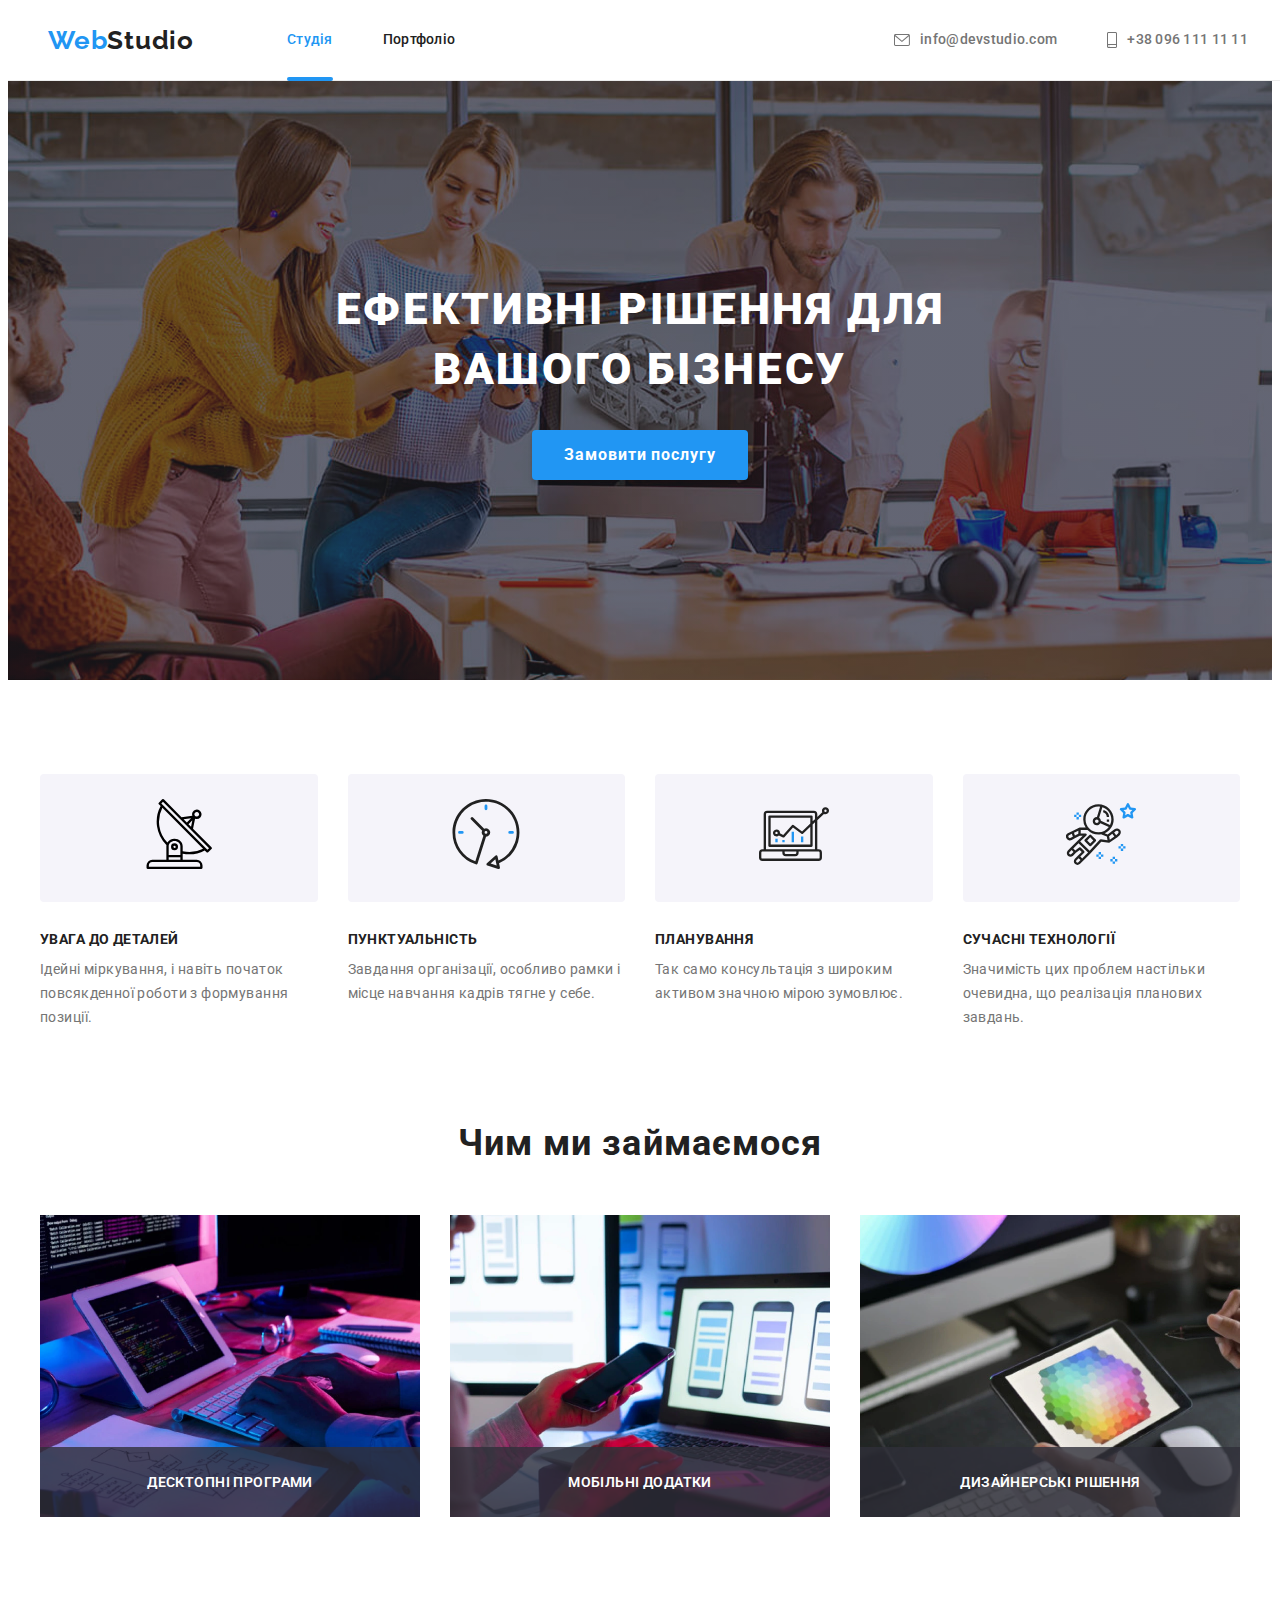
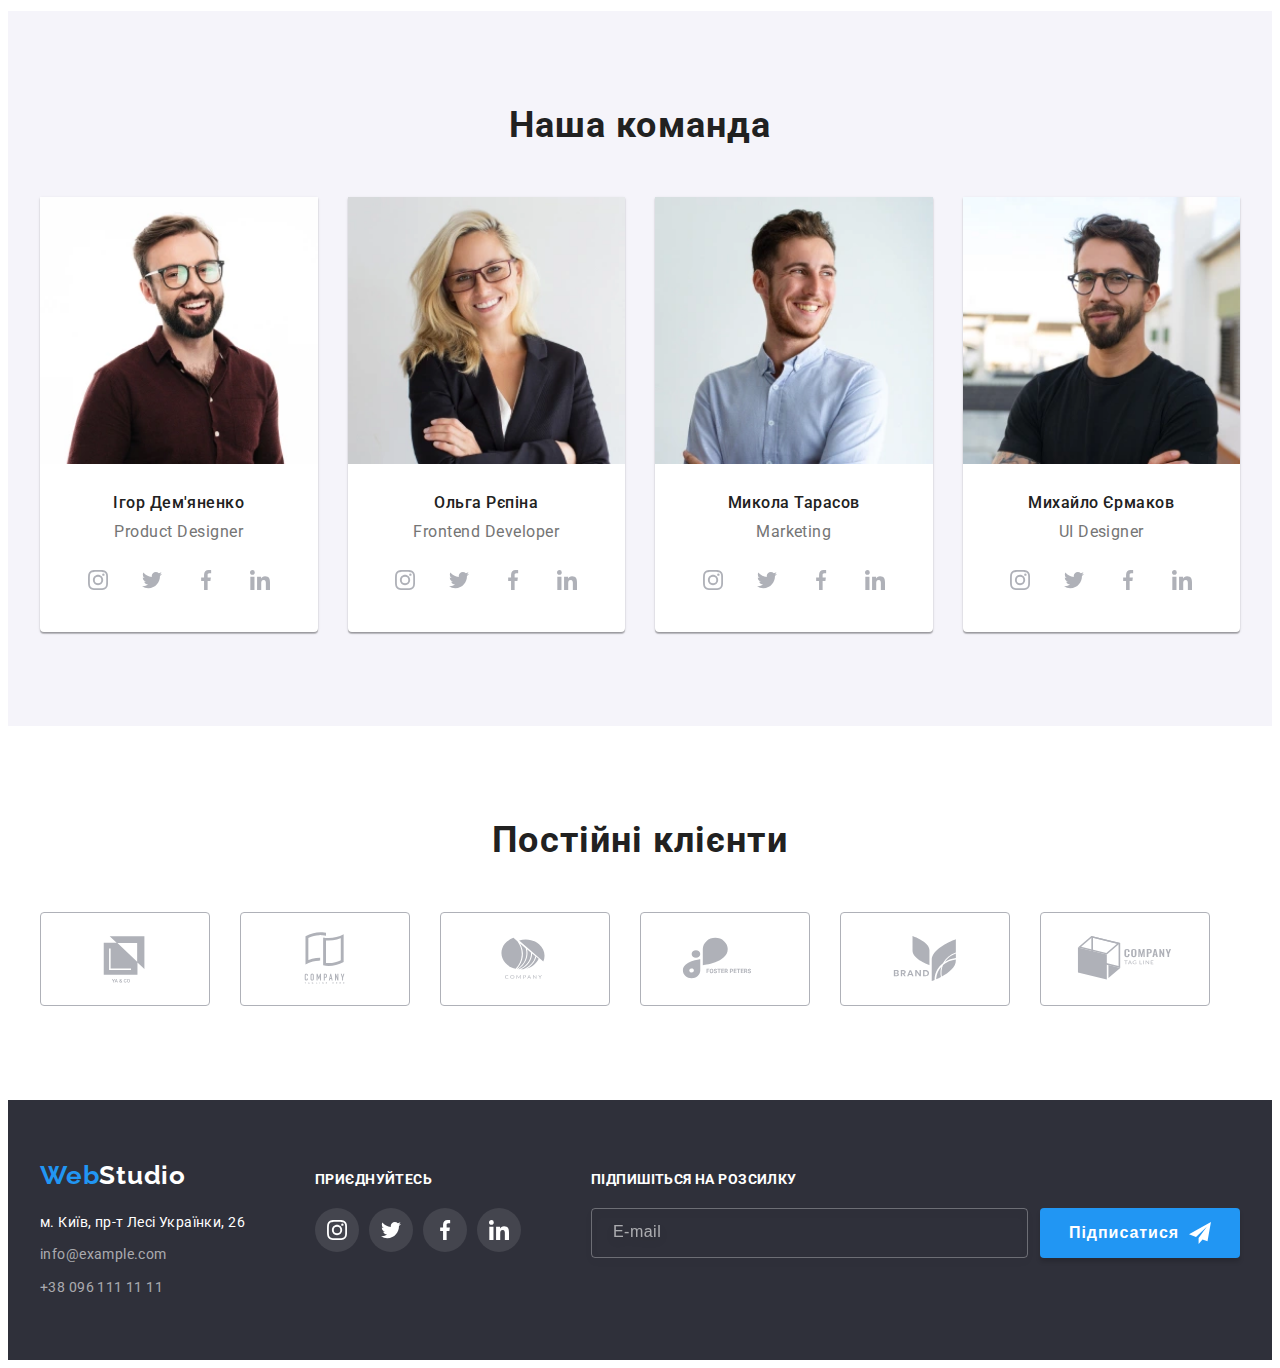
<file: index.html>
<!DOCTYPE html>
<html lang="en">

<head>
  <meta charset="UTF-8" />
  <meta http-equiv="X-UA-Compatible" content="IE=edge" />
  <meta name="viewport" content="width=device-width, initial-scale=1.0" />
  <title>WebStudio</title>
  <link rel="stylesheet" href="https://cdnjs.cloudflare.com/ajax/libs/modern-normalize/1.1.0/modern-normalize.min.css"
    integrity="sha512-wpPYUAdjBVSE4KJnH1VR1HeZfpl1ub8YT/NKx4PuQ5NmX2tKuGu6U/JRp5y+Y8XG2tV+wKQpNHVUX03MfMFn9Q=="
    crossorigin="anonymous" referrerpolicy="no-referrer" />
  <link rel="preconnect" href="https://fonts.googleapis.com" />
  <link rel="preconnect" href="https://fonts.gstatic.com" crossorigin />
  <link href="https://fonts.googleapis.com/css2?family=Raleway:wght@700&family=Roboto:wght@400;500;700;900&display=swap"
    rel="stylesheet" />
  <link rel="stylesheet" href="./css/main.min.css" />
  <link href="favicon.svg" rel="icon" type="images/x-icon" />
</head>

<body>
  <header class="header ">
    <div class="container header__container">
      <a href="./index.html" class="logo header__logo"><span class="logo__txt logo__txt--accent">Web</span><span
          class="logo__txt">Studio</span></a>
      <button type="button" class="burger" aria-expanded="false" aria-controls="menu" data-menu-button>
        <svg class="icon burger__icon burger__icon--open" width="40" height="40">
          <use href="./images/icons.svg#burger-menu"></use>
        </svg>
        <svg class="icon burger__icon burger__icon--close" width="40" height="40">
          <use href="./images/icons.svg#close-menu"></use>
        </svg>
      </button>
      <div class="menu" id="menu" data-menu>
        <nav class="nav">
          <ul class="nav__list ">
            <li class="nav__item">
              <a href="./index.html" class="nav__link  nav__link--current">Студія</a>
            </li>
            <li class="nav__item">
              <a href="./portfolio.html" class="nav__link  ">Портфоліо</a>
            </li>
          </ul>
        </nav>
        <ul class="contacts">
          <li class="contacts__item">
            <a href="mailto:info@devstudio.com" class="contacts__link">
              <svg class="icon contacts__icon" width="16" height="12">
                <use href="./images/icons.svg#icon-envelope"></use>
              </svg>
              info@devstudio.com
            </a>
          </li>
          <li class="contacts__item">
            <a href="tel:+380961111111" class="contacts__link">
              <svg class="icon contacts__icon" width="10" height="16">
                <use href="./images/icons.svg#icon-smartphone"></use>
              </svg>
              +38 096 111 11 11
            </a>
          </li>
        </ul>
        <ul class="social-links menu__social-links">
          <li class="social-links__item social-links__item--mobi-menu">
            <a href="" class="social-links__link social-links__link--mobi-menu" target="_blank"
              rel="noopener noreferrer" title="Соцмережа">
              <span class="social-txt">Instagram</span>
            </a>
          </li>
          <li class="social-links__item social-links__item--mobi-menu">
            <a href="" class="social-links__link social-links__link--mobi-menu" target="_blank"
              rel="noopener noreferrer" title="Соцмережа">
              <span class="social-txt">Twitter</span>
            </a>
          </li>
          <li class="social-links__item social-links__item--mobi-menu">
            <a href="" class="social-links__link social-links__link--mobi-menu" target="_blank"
              rel="noopener noreferrer" title="Соцмережа">
              <span class="social-txt">Facebook</span>
            </a>
          </li>
          <li class="social-links__item social-links__item--mobi-menu">
            <a href="" class="social-links__link social-links__link--mobi-menu" target="_blank"
              rel="noopener noreferrer" title="Соцмережа">
              <span class="social-txt">LinkedIn</span>
            </a>
          </li>
        </ul>
      </div>

    </div>
  </header>
  <main class="main">
    <section class="hero section--mt ">
      <div class="container hero__container">
        <h1 class="hero__title">
          ЕФЕКТИВНІ РІШЕННЯ ДЛЯ ВАШОГО БІЗНЕСУ
        </h1>
        <button type="button" class="button hero__btn" data-open-modal>Замовити послугу</button>
      </div>
    </section>
    <section class="section section--pb">
      <div class="container">
        <h2 class="visually-hidden">Особливості</h2>
        <ul class="features">
          <li class="features__item">
            <div class="features__icon">
              <svg class="icon" width="70" height="70">
                <use href="./images/icons.svg#icon-antenna"></use>
              </svg>
            </div>
            <h3 class="features__title">Увага до деталей</h3>
            <p class="features__text">
              Ідейні міркування, і навіть початок повсякденної роботи з формування позиції.
            </p>
          </li>
          <li class="features__item">
            <div class="features__icon">
              <svg class="icon" width="70" height="70">
                <use href="./images/icons.svg#icon-clock"></use>
              </svg>
            </div>
            <h3 class="features__title">Пунктуальність</h3>
            <p class="features__text">
              Завдання організації, особливо рамки і місце навчання кадрів тягне у себе.
            </p>
          </li>
          <li class="features__item">
            <div class="features__icon">
              <svg class="icon" width="70" height="70">
                <use href="./images/icons.svg#icon-diagram"></use>
              </svg>
            </div>
            <h3 class="features__title">Планування</h3>
            <p class="features__text">
              Так само консультація з широким активом значною мірою зумовлює.
            </p>
          </li>
          <li class="features__item">
            <div class="features__icon">
              <svg class="icon" width="70" height="70">
                <use href="./images/icons.svg#icon-astronaut"></use>
              </svg>
            </div>
            <h3 class="features__title">Сучасні технології</h3>
            <p class="features__text">
              Значимість цих проблем настільки очевидна, що реалізація планових завдань.
            </p>
          </li>
        </ul>
      </div>
    </section>
    <section class="section section--dn">
      <div class="container">
        <h2 class="section__title section__title--mb">Чим ми займаємося</h2>
        <ul class="our-works">
          <li class="our-works__item">
            <picture>
              <source
                srcset="./images/studio/our-works/our-works_1-370.webp 370w, ./images/studio/our-works/our-works_1-740.webp 740w"
                media="(min-width: 1200px)" sizes="(min-width: 1200px) 30vw" type="image/webp">
              <source
                srcset="./images/studio/our-works/our-works_1-370.jpg 370w, ./images/studio/our-works/our-works_1-740.jpg 740w"
                media="(min-width: 1200px)" sizes="(min-width: 1200px) 30vw" type="image/webp">
              <img class="our-works__photo" src="./images/studio/our-works/our-works_1-370.jpg" alt="Игорь Демьяненко">
            </picture>
            <p class="our-works__title">Десктопні програми</p>
          </li>
          <li class="our-works__item">
            <picture>
              <source
                srcset="./images/studio/our-works/our-works_2-370.webp 370w, ./images/studio/our-works/our-works_2-740.webp 740w"
                media="(min-width: 1200px)" sizes="(min-width: 1200px) 30vw" type="image/webp">
              <source
                srcset="./images/studio/our-works/our-works_2-370.jpg 370w, ./images/studio/our-works/our-works_2-740.jpg 740w"
                media="(min-width: 1200px)" sizes="(min-width: 1200px) 30vw" type="image/webp">
              <img class="our-works__photo" src="./images/studio/our-works/our-works_2-370.jpg" alt="Игорь Демьяненко">
            </picture>
            <p class="our-works__title">Мобільні додатки</p>
          </li>
          <li class="our-works__item">
            <picture>
              <source
                srcset="./images/studio/our-works/our-works_3-370.webp 370w, ./images/studio/our-works/our-works_3-740.webp 740w"
                media="(min-width: 1200px)" sizes="(min-width: 1200px) 30vw" type="image/webp">
              <source
                srcset="./images/studio/our-works/our-works_3-370.jpg 370w, ./images/studio/our-works/our-works_3-740.jpg 740w"
                media="(min-width: 1200px)" sizes="(min-width: 1200px) 30vw" type="image/webp">
              <img class="our-works__photo" src="./images/studio/our-works/our-works_3-370.jpg" alt="Игорь Демьяненко">
            </picture>
            <p class="our-works__title">Дизайнерські рішення</p>
          </li>
        </ul>
      </div>
    </section>
    <section class=" section section--bg">
      <div class="container">
        <h2 class="section__title section__title--mb">Наша команда</h2>
        <ul class="our-team ">
          <li class="our-team__item">
            <picture>
              <source srcset="./images/studio/team/team_1-270.webp 270w, ./images/studio/team/team_1-540.webp 540w"
                media="(min-width: 1200px)" sizes="(min-width: 1200px) 20vw" type="image/webp">
              <source srcset="./images/studio/team/team_1-354.webp 354w, ./images/studio/team/team_1-708.webp 708w"
                media="(min-width: 768px)  and (max-width: 1199px)" sizes="(min-width: 768px) 50vw" type="image/webp">
              <source srcset="./images/studio/team/team_1-450.webp 450w, ./images/studio/team/team_1-900.webp 900w"
                media="(max-width: 767px)" sizes="(max-width: 767px) 100vw" type="image/webp">

              <source srcset="./images/studio/team/team_1-270.jpg 270w, ./images/studio/team/team_1-540.jpg 540w"
                media="(min-width: 1200px)" sizes="(min-width: 1200px) 20vw">
              <source srcset="./images/studio/team/team_1-354.jpg 354w, ./images/studio/team/team_1-708.jpg 708w"
                media="(min-width: 768px)  and (max-width: 1199px)" sizes="(min-width: 768px) 50vw">
              <source srcset="./images/studio/team/team_1-450.jpg 450w, ./images/studio/team/team_1-900.jpg 900w"
                media="(max-width: 767px)" sizes="(max-width: 767px) 100vw">
              <img class="our-team__photo" src="./images/studio/team/team_1-270.jpg" alt="Игорь Демьяненко">
            </picture>

            <!-- <img class="our-team__photo" src="./images/studio/team-1.jpg" alt="Игорь Демьяненко" width="270"
              height="260" /> -->
            <div class="our-team__info">
              <h3 class="our-team__name">Ігор Дем'яненко</h3>
              <p class="our-team__career">Product Designer</p>
              <ul class="social-links ">
                <li class="social-links__item">
                  <a href="" class="social-links__link" target="_blank" rel="noopener noreferrer" title="Соцмережа">
                    <svg class="icon social-item__icon" width="20" height="20">
                      <use href="./images/icons.svg#icon-instagram"></use>
                    </svg>
                  </a>
                </li>
                <li class="social-links__item">
                  <a href="" class="social-links__link" target="_blank" rel="noopener noreferrer" title="Соцмережа">
                    <svg class="icon social-item__icon" width="20" height="20">
                      <use href="./images/icons.svg#icon-twitter"></use>
                    </svg>
                  </a>
                </li>
                <li class="social-links__item">
                  <a href="" class="social-links__link" target="_blank" rel="noopener noreferrer" title="Соцмережа">
                    <svg class="icon social-item__icon" width="20" height="20">
                      <use href="./images/icons.svg#icon-facebook"></use>
                    </svg>
                  </a>
                </li>
                <li class="social-links__item">
                  <a href="" class="social-links__link" target="_blank" rel="noopener noreferrer" title="Соцмережа">
                    <svg class="icon social-item__icon" width="20" height="20">
                      <use href="./images/icons.svg#icon-linkedin"></use>
                    </svg>
                  </a>
                </li>
              </ul>
            </div>
          </li>
          <li class="our-team__item">
            <picture>
              <source srcset="./images/studio/team/team_2-270.webp 270w, ./images/studio/team/team_2-540.webp 540w"
                media="(min-width: 1200px)" sizes="(min-width: 1200px) 20vw" type="image/webp">
              <source srcset="./images/studio/team/team_2-354.webp 354w, ./images/studio/team/team_2-708.webp 708w"
                media="(min-width: 768px)  and (max-width: 1199px)" sizes="(min-width: 768px) 50vw" type="image/webp">
              <source srcset="./images/studio/team/team_2-450.webp 450w, ./images/studio/team/team_2-900.webp 900w"
                media="(max-width: 767px)" sizes="(max-width: 767px) 100vw" type="image/webp">

              <source srcset="./images/studio/team/team_2-270.jpg 270w, ./images/studio/team/team_2-540.jpg 540w"
                media="(min-width: 1200px)" sizes="(min-width: 1200px) 20vw">
              <source srcset="./images/studio/team/team_2-354.jpg 354w, ./images/studio/team/team_2-708.jpg 708w"
                media="(min-width: 768px)  and (max-width: 1199px)" sizes="(min-width: 768px) 50vw">
              <source srcset="./images/studio/team/team_2-450.jpg 450w, ./images/studio/team/team_2-900.jpg 900w"
                media="(max-width: 767px)" sizes="(max-width: 767px) 100vw">
              <img class="our-team__photo" src="./images/studio/team/team_2-270.jpg" alt="Игорь Демьяненко">
            </picture>
            <div class="our-team__info">
              <h3 class="our-team__name">Ольга Рєпіна</h3>
              <p class="our-team__career">Frontend Developer</p>
              <ul class="social-links ">
                <li class="social-links__item">
                  <a href="" class="social-links__link" target="_blank" rel="noopener noreferrer" title="Соцмережа">
                    <svg class="icon social-item__icon" width="20" height="20">
                      <use href="./images/icons.svg#icon-instagram"></use>
                    </svg>
                  </a>
                </li>
                <li class="social-links__item">
                  <a href="" class="social-links__link" target="_blank" rel="noopener noreferrer" title="Соцмережа">
                    <svg class="icon social-item__icon" width="20" height="20">
                      <use href="./images/icons.svg#icon-twitter"></use>
                    </svg>
                  </a>
                </li>
                <li class="social-links__item">
                  <a href="" class="social-links__link" target="_blank" rel="noopener noreferrer" title="Соцмережа">
                    <svg class="icon social-item__icon" width="20" height="20">
                      <use href="./images/icons.svg#icon-facebook"></use>
                    </svg>
                  </a>
                </li>
                <li class="social-links__item">
                  <a href="" class="social-links__link" target="_blank" rel="noopener noreferrer" title="Соцмережа">
                    <svg class="icon social-item__icon" width="20" height="20">
                      <use href="./images/icons.svg#icon-linkedin"></use>
                    </svg>
                  </a>
                </li>
              </ul>
            </div>
          </li>
          <li class="our-team__item">
            <picture>
              <source srcset="./images/studio/team/team_3-270.webp 270w, ./images/studio/team/team_3-540.webp 540w"
                media="(min-width: 1200px)" sizes="(min-width: 1200px) 20vw" type="image/webp">
              <source srcset="./images/studio/team/team_3-354.webp 354w, ./images/studio/team/team_3-708.webp 708w"
                media="(min-width: 768px)  and (max-width: 1199px)" sizes="(min-width: 768px) 50vw" type="image/webp">
              <source srcset="./images/studio/team/team_3-450.webp 450w, ./images/studio/team/team_3-900.webp 900w"
                media="(max-width: 767px)" sizes="(max-width: 767px) 100vw" type="image/webp">

              <source srcset="./images/studio/team/team_3-270.jpg 270w, ./images/studio/team/team_3-540.jpg 540w"
                media="(min-width: 1200px)" sizes="(min-width: 1200px) 20vw">
              <source srcset="./images/studio/team/team_3-354.jpg 354w, ./images/studio/team/team_3-708.jpg 708w"
                media="(min-width: 768px)  and (max-width: 1199px)" sizes="(min-width: 768px) 50vw">
              <source srcset="./images/studio/team/team_3-450.jpg 450w, ./images/studio/team/team_3-900.jpg 900w"
                media="(max-width: 767px)" sizes="(max-width: 767px) 100vw">
              <img class="our-team__photo" src="./images/studio/team/team_3-270.jpg" alt="Игорь Демьяненко">
            </picture>
            <div class="our-team__info">
              <h3 class="our-team__name">Микола Тарасов</h3>
              <p class="our-team__career">Marketing</p>
              <ul class="social-links ">
                <li class="social-links__item">
                  <a href="" class="social-links__link" target="_blank" rel="noopener noreferrer" title="Соцмережа">
                    <svg class="icon social-item__icon" width="20" height="20">
                      <use href="./images/icons.svg#icon-instagram"></use>
                    </svg>
                  </a>
                </li>
                <li class="social-links__item">
                  <a href="" class="social-links__link" target="_blank" rel="noopener noreferrer" title="Соцмережа">
                    <svg class="icon social-item__icon" width="20" height="20">
                      <use href="./images/icons.svg#icon-twitter"></use>
                    </svg>
                  </a>
                </li>
                <li class="social-links__item">
                  <a href="" class="social-links__link" target="_blank" rel="noopener noreferrer" title="Соцмережа">
                    <svg class="icon social-item__icon" width="20" height="20">
                      <use href="./images/icons.svg#icon-facebook"></use>
                    </svg>
                  </a>
                </li>
                <li class="social-links__item">
                  <a href="" class="social-links__link" target="_blank" rel="noopener noreferrer" title="Соцмережа">
                    <svg class="icon social-item__icon" width="20" height="20">
                      <use href="./images/icons.svg#icon-linkedin"></use>
                    </svg>
                  </a>
                </li>
              </ul>
            </div>
          </li>
          <li class="our-team__item">
            <picture>
              <source srcset="./images/studio/team/team_4-270.webp 270w, ./images/studio/team/team_4-540.webp 540w"
                media="(min-width: 1200px)" sizes="(min-width: 1200px) 20vw" type="image/webp">
              <source srcset="./images/studio/team/team_4-354.webp 354w, ./images/studio/team/team_4-708.webp 708w"
                media="(min-width: 768px)  and (max-width: 1199px)" sizes="(min-width: 768px) 50vw" type="image/webp">
              <source srcset="./images/studio/team/team_4-450.webp 450w, ./images/studio/team/team_4-900.webp 900w"
                media="(max-width: 767px)" sizes="(max-width: 767px) 100vw" type="image/webp">

              <source srcset="./images/studio/team/team_4-270.jpg 270w, ./images/studio/team/team_4-540.jpg 540w"
                media="(min-width: 1200px)" sizes="(min-width: 1200px) 20vw">
              <source srcset="./images/studio/team/team_4-354.jpg 354w, ./images/studio/team/team_4-708.jpg 708w"
                media="(min-width: 768px)  and (max-width: 1199px)" sizes="(min-width: 768px) 50vw">
              <source srcset="./images/studio/team/team_4-450.jpg 450w, ./images/studio/team/team_4-900.jpg 900w"
                media="(max-width: 767px)" sizes="(max-width: 767px) 100vw">
              <img class="our-team__photo" src="./images/studio/team/team_4-270.jpg" alt="Игорь Демьяненко">
            </picture>
            <div class="our-team__info">
              <h3 class="our-team__name">Михайло Єрмаков</h3>
              <p class="our-team__career">UI Designer</p>
              <ul class="social-links ">
                <li class="social-links__item">
                  <a href="" class="social-links__link" target="_blank" rel="noopener noreferrer" title="Соцмережа">
                    <svg class="icon social-item__icon" width="20" height="20">
                      <use href="./images/icons.svg#icon-instagram"></use>
                    </svg>
                  </a>
                </li>
                <li class="social-links__item">
                  <a href="" class="social-links__link" target="_blank" rel="noopener noreferrer" title="Соцмережа">
                    <svg class="icon social-item__icon" width="20" height="20">
                      <use href="./images/icons.svg#icon-twitter"></use>
                    </svg>
                  </a>
                </li>
                <li class="social-links__item">
                  <a href="" class="social-links__link" target="_blank" rel="noopener noreferrer" title="Соцмережа">
                    <svg class="icon social-item__icon" width="20" height="20">
                      <use href="./images/icons.svg#icon-facebook"></use>
                    </svg>
                  </a>
                </li>
                <li class="social-links__item">
                  <a href="" class="social-links__link" target="_blank" rel="noopener noreferrer" title="Соцмережа">
                    <svg class="icon social-item__icon" width="20" height="20">
                      <use href="./images/icons.svg#icon-linkedin"></use>
                    </svg>
                  </a>
                </li>
              </ul>
            </div>
          </li>
        </ul>
      </div>
    </section>
    <section class="section ">
      <div class="container">
        <h2 class="section__title section__title--mb">Постійні клієнти</h2>
        <ul class="regular-customers">
          <li class="regular-customers__item">
            <a href="" class="regular-customers__link" target="_blank" rel="noopener noreferrer " title="Партнери">
              <svg class="icon regular-customers__icon" width="106" height="60">
                <use href="./images/icons.svg#icon-yanco"></use>
              </svg>
            </a>
          </li>
          <li class="regular-customers__item">
            <a href="" class="regular-customers__link" target="_blank" rel="noopener noreferrer " title="Партнери">
              <svg class="icon regular-customers__icon" width="106" height="60">
                <use href="./images/icons.svg#icon-compteglh"></use>
              </svg>
            </a>
          </li>
          <li class="regular-customers__item">
            <a href="" class="regular-customers__link" target="_blank" rel="noopener noreferrer " title="Партнери">
              <svg class="icon regular-customers__icon" width="106" height="60">
                <use href="./images/icons.svg#icon-cmpny"></use>
              </svg>
            </a>
          </li>
          <li class="regular-customers__item">
            <a href="" class="regular-customers__link" target="_blank" rel="noopener noreferrer " title="Партнери">
              <svg class="icon regular-customers__icon" width="106" height="60">
                <use href="./images/icons.svg#icon-fosterp"></use>
              </svg>
            </a>
          </li>
          <li class="regular-customers__item">
            <a href="" class="regular-customers__link" target="_blank" rel="noopener noreferrer " title="Партнери">
              <svg class="icon regular-customers__icon" width="106" height="60">
                <use href="./images/icons.svg#icon-brand"></use>
              </svg>
            </a>
          </li>
          <li class="regular-customers__item">
            <a href="" class="regular-customers__link" target="_blank" rel="noopener noreferrer " title="Партнери">
              <svg class="icon regular-customers__icon" width="106" height="60">
                <use href="./images/icons.svg#icon-compnyptl"></use>
              </svg>
            </a>
          </li>
        </ul>
      </div>
    </section>
  </main>
  <footer class="footer ">
    <div class="container footer__container">
      <div class="footer__item ">
        <a href="./index.html" class="logo footer__logo"><span class="logo__txt logo__txt--accent">Web</span><span
            class="logo__txt">Studio</span></a>
        <address class="address">
          <ul class="address__list ">
            <li class="address__item">
              <a href="https://goo.gl/maps/5Rym82ZNxhVtMqkc9" target="_blank" rel="noopener noreferrer "
                class="address__place ">
                м. Київ, пр-т Лесі Українки, 26 </a>
            </li>
            <li class="address__item">
              <a href="mailto:info@example.com" class=" address__contact">info@example.com</a>
            </li>
            <li class="address__item">
              <a href="tel:++380961111111" class=" address__contact">+38 096 111 11 11</a>
            </li>
          </ul>
        </address>
      </div>
      <div class="footer__item ">
        <p class="footer__txt">приєднуйтесь</p>
        <ul class="social-links ">
          <li class="social-links__item footer-social-links__item">
            <a href="" class="social-links__link social-links__link--bg" target="_blank" rel="noopener noreferrer"
              title="Соцмережа">
              <svg class="icon social-item__icon" width="20" height="20">
                <use href="./images/icons.svg#icon-instagram"></use>
              </svg>
            </a>
          </li>
          <li class="social-links__item">
            <a href="" class="social-links__link social-links__link--bg" target="_blank" rel="noopener noreferrer"
              title="Соцмережа">
              <svg class="icon social-item__icon " width="20" height="20">
                <use href="./images/icons.svg#icon-twitter"></use>
              </svg>
            </a>
          </li>
          <li class="social-links__item">
            <a href="" class="social-links__link social-links__link--bg" target="_blank" rel="noopener noreferrer"
              title="Соцмережа">
              <svg class="icon social-item__icon " width="20" height="20">
                <use href="./images/icons.svg#icon-facebook"></use>
              </svg>
            </a>
          </li>
          <li class="social-links__item">
            <a href="" class="social-links__link social-links__link--bg" target="_blank" rel="noopener noreferrer"
              title="Соцмережа">
              <svg class="icon social-item__icon " width="20" height="20">
                <use href="./images/icons.svg#icon-linkedin"></use>
              </svg>
            </a>
          </li>
        </ul>
      </div>
      <form class="footer__item ">
        <p class="footer__txt ">Підпишіться на розсилку</p>
        <div class="subscribe">
          <label class="subscribe__label">
            <input class="subscribe__input" type="email" name="email" placeholder=" E-mail" />
          </label>
          <button class="button subscribe__btn" type="submit">
            Підписатися
            <svg class="icon subscribe__icon" width="16" height="12">
              <use href="./images/icons.svg#icon-send"></use>
            </svg>
          </button>
        </div>
      </form>
    </div>
  </footer>

  <div class="backdrop is-hidden" data-backdrop>
    <div class="modal">
      <button class="modal__close" type="button" data-close-modal>
        <svg class="icon modal__icon" width="11" height="11">
          <use href="./images/icons.svg#close"></use>
        </svg>
      </button>
      <div id="modal__body">
        <form class="form">
          <p class="form__title">
            Залишіть свої дані, ми вам передзвонимо
          </p>
          <label class="form__label">
            <span class="form__text">Ім'я</span>
            <svg class="icon form__icon" width="18" height="18">
              <use href="./images/icons.svg#form-person"></use>
            </svg>
            <input type="text" class="form__input" name="username" required minlength="3" placeholder=" ">
          </label>

          <label class="form__label">
            <span class="form__text">Телефон</span>
            <svg class="icon form__icon" width="18" height="18">
              <use href="./images/icons.svg#form-phone"></use>
            </svg>
            <input type="tel" class="form__input" name="tel" required placeholder=" ">
          </label>

          <label class="form__label">
            <span class="form__text">Пошта</span>
            <svg class="icon form__icon" width="18" height="18">
              <use href="./images/icons.svg#form-email"></use>
            </svg>
            <input type="email" class="form__input" name="mail" required placeholder=" ">
          </label>

          <label class="form__label form__label--textarea">
            <span class="form__text">Коментар</span>
            <textarea class="form__input form__input--textarea" name="feedback" rows="5"
              placeholder="Введите текст"></textarea>
          </label>

          <label class="form__label  form__label--checkbox">
            <input class="visually-hidden form__checkbox" type="checkbox" name="unsubscribe" value="true" />
            <span class="checkbox">
              <svg class="icon checkbox__icon" width="16" height="15">
                <use href="./images/icons.svg#check"></use>
              </svg>
            </span>
            <span class="checkbox__txt">
              Погоджуюся з розсилкою та приймаю
              <a href="" class="form__link"> Умови договору</a>
            </span>
          </label>

          <button type="submit" class="button submit">Відправити</button>
        </form>
      </div>
    </div>
  </div>

  <script src="./js/menu.js" type="module"></script>
  <script src="./js/modals/modal.mjs" type="module"></script>
  <script src="./js/modals/main-form.mjs" type="module"></script>
</body>

</html>
</file>
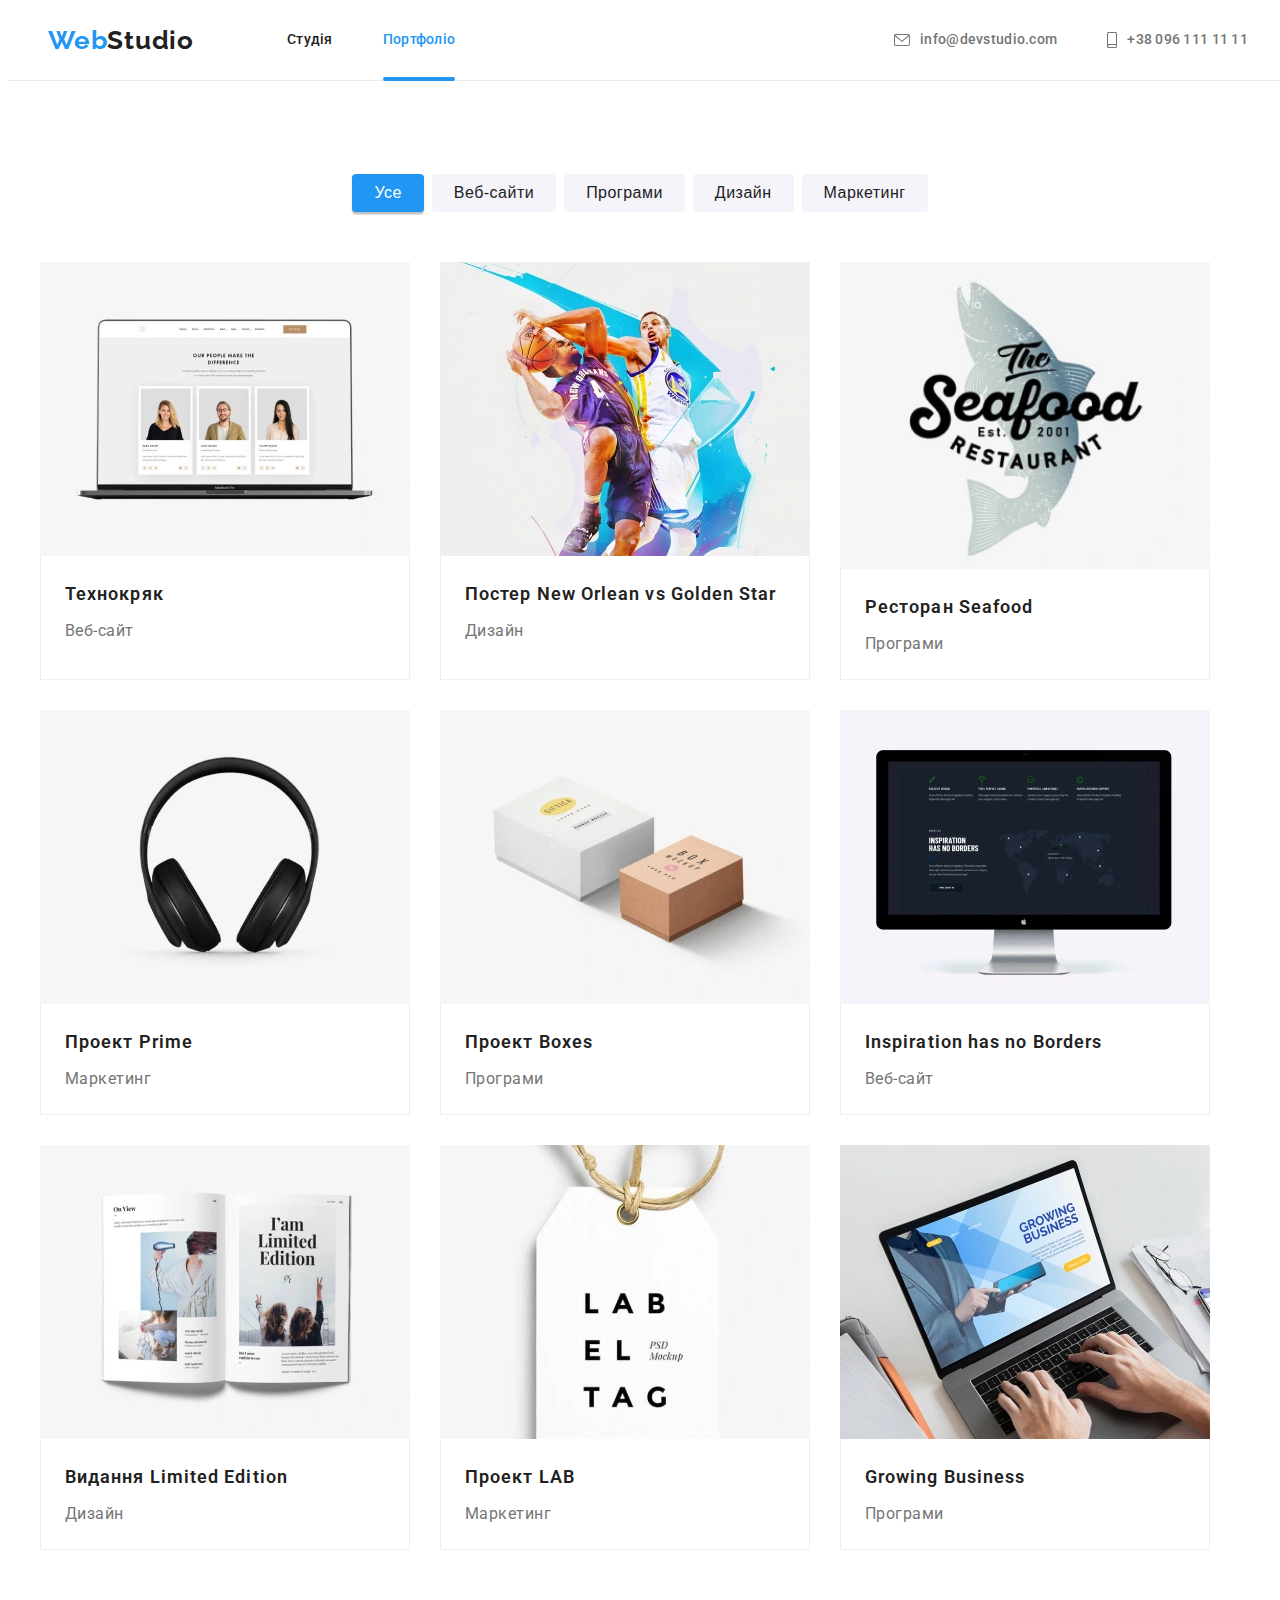
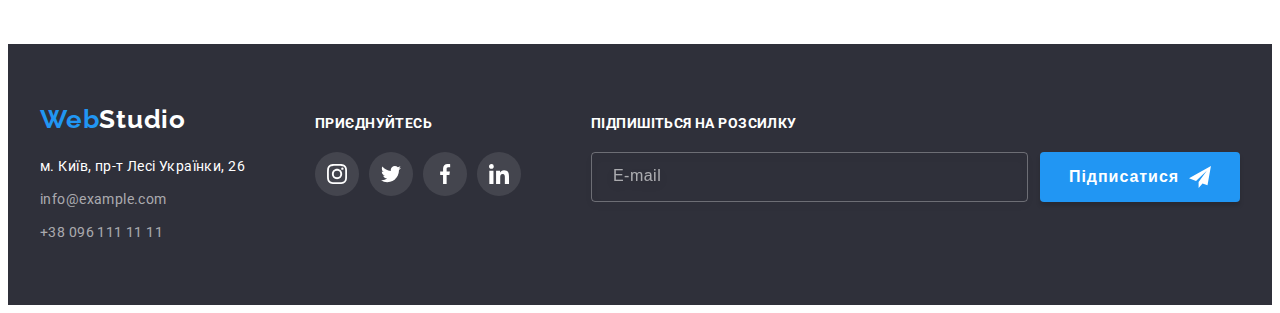
<file: portfolio.html>
<!DOCTYPE html>
<html lang="en">

<head>
  <meta charset="UTF-8" />
  <meta http-equiv="X-UA-Compatible" content="IE=edge" />
  <meta name="viewport" content="width=device-width, initial-scale=1.0" />
  <title>WebStudio</title>
  <link rel="stylesheet" href="https://cdnjs.cloudflare.com/ajax/libs/modern-normalize/1.1.0/modern-normalize.min.css"
    integrity="sha512-wpPYUAdjBVSE4KJnH1VR1HeZfpl1ub8YT/NKx4PuQ5NmX2tKuGu6U/JRp5y+Y8XG2tV+wKQpNHVUX03MfMFn9Q=="
    crossorigin="anonymous" referrerpolicy="no-referrer" />
  <link rel="preconnect" href="https://fonts.googleapis.com" />
  <link rel="preconnect" href="https://fonts.gstatic.com" crossorigin />
  <link href="https://fonts.googleapis.com/css2?family=Raleway:wght@700&family=Roboto:wght@400;500;700;900&display=swap"
    rel="stylesheet" />
  <link rel="stylesheet" href="./css/main.min.css" />
</head>

<body>
  <header class="header ">
    <div class="container header__container">
      <a href="./index.html" class="logo header__logo"><span class="logo__txt logo__txt--accent">Web</span><span
          class="logo__txt">Studio</span></a>
      <button type="button" class="burger" aria-expanded="false" aria-controls="menu" data-menu-button>
        <svg class="icon burger__icon burger__icon--open" width="40" height="40">
          <use href="./images/icons.svg#burger-menu"></use>
        </svg>
        <svg class="icon burger__icon burger__icon--close" width="40" height="40">
          <use href="./images/icons.svg#close-menu"></use>
        </svg>
      </button>
      <div class="menu" id="menu" data-menu>
        <nav class="nav">
          <ul class="nav__list ">
            <li class="nav__item">
              <a href="./index.html" class="nav__link  ">Студія</a>
            </li>
            <li class="nav__item">
              <a href="./portfolio.html" class="nav__link nav__link--current">Портфоліо</a>
            </li>
          </ul>
        </nav>
        <ul class="contacts">
          <li class="contacts__item">
            <a href="mailto:info@devstudio.com" class="contacts__link">
              <svg class="icon contacts__icon" width="16" height="12">
                <use href="./images/icons.svg#icon-envelope"></use>
              </svg>
              info@devstudio.com
            </a>
          </li>
          <li class="contacts__item">
            <a href="tel:+380961111111" class="contacts__link">
              <svg class="icon contacts__icon" width="10" height="16">
                <use href="./images/icons.svg#icon-smartphone"></use>
              </svg>
              +38 096 111 11 11
            </a>
          </li>
        </ul>
        <ul class="social-links menu__social-links">
          <li class="social-links__item">
            <a href="" class="social-links__link" target="_blank" rel="noopener noreferrer">
              <span class="social-txt">Instagram</span>
            </a>
          </li>
          <li class="social-links__item">
            <a href="" class="social-links__link" target="_blank" rel="noopener noreferrer">
              <span class="social-txt">Twitter</span>
            </a>
          </li>
          <li class="social-links__item">
            <a href="" class="social-links__link" target="_blank" rel="noopener noreferrer">
              <span class="social-txt">Facebook</span>
            </a>
          </li>
          <li class="social-links__item">
            <a href="" class="social-links__link" target="_blank" rel="noopener noreferrer">
              <span class="social-txt">LinkedIn</span>
            </a>
          </li>
        </ul>
      </div>

    </div>
  </header>
  <main>
    <section class="section section--mt">
      <div class="container">
        <h1 class="visually-hidden">Портфоліо</h1>
        <ul class="filter ">
          <!-- filterButton -->
        </ul>
        <ul class="product" data-open-modal>
          <!-- portfolio-Item -->
        </ul>
      </div>
    </section>
  </main>
  <footer class="footer ">
    <div class="container footer__container">
      <div class="footer__item ">
        <a href="./index.html" class="logo footer__logo"><span class="logo__txt logo__txt--accent">Web</span><span
            class="logo__txt">Studio</span></a>
        <address class="address">
          <ul class="address__list ">
            <li class="address__item">
              <a href="https://goo.gl/maps/5Rym82ZNxhVtMqkc9" target="_blank" rel="noopener noreferrer "
                class="address__place ">
                м. Київ, пр-т Лесі Українки, 26
              </a>
            </li>
            <li class="address__item">
              <a href="mailto:info@example.com" class=" address__contact">info@example.com</a>
            </li>
            <li class="address__item">
              <a href="tel:++380961111111" class=" address__contact">+38 096 111 11 11</a>
            </li>
          </ul>
        </address>
      </div>
      <div class="footer__item ">
        <p class="footer__txt">Приєднуйтесь</p>
        <ul class="social-links ">
          <li class="social-links__item footer-social-links__item">
            <a href="" class="social-links__link social-links__link--bg" target="_blank" rel="noopener noreferrer">
              <svg class="icon social-item__icon" width="20" height="20">
                <use href="./images/icons.svg#icon-instagram"></use>
              </svg>
            </a>
          </li>
          <li class="social-links__item">
            <a href="" class="social-links__link social-links__link--bg" target="_blank" rel="noopener noreferrer">
              <svg class="icon social-item__icon " width="20" height="20">
                <use href="./images/icons.svg#icon-twitter"></use>
              </svg>
            </a>
          </li>
          <li class="social-links__item">
            <a href="" class="social-links__link social-links__link--bg" target="_blank" rel="noopener noreferrer">
              <svg class="icon social-item__icon " width="20" height="20">
                <use href="./images/icons.svg#icon-facebook"></use>
              </svg>
            </a>
          </li>
          <li class="social-links__item">
            <a href="" class="social-links__link social-links__link--bg" target="_blank" rel="noopener noreferrer">
              <svg class="icon social-item__icon " width="20" height="20">
                <use href="./images/icons.svg#icon-linkedin"></use>
              </svg>
            </a>
          </li>
        </ul>
      </div>
      <form class="footer__item ">
        <p class="footer__txt ">Підпишіться на розсилку</p>
        <div class="subscribe">
          <label class="subscribe__label">
            <input class="subscribe__input" type="email" name="email" placeholder=" E-mail" />
          </label>
          <button class="button subscribe__btn" type="submit">
            Підписатися
            <svg class="icon subscribe__icon" width="16" height="12">
              <use href="./images/icons.svg#icon-send"></use>
            </svg>
          </button>
        </div>
      </form>
    </div>
  </footer>

  <div class="backdrop is-hidden" data-backdrop>
    <div class="modal">
      <button class="modal__close" type="button" data-close-modal>
        <svg class="icon modal__icon" width="11" height="11">
          <use href="./images/icons.svg#close"></use>
        </svg>
      </button>
      <div id="modal__body">
        <!-- Тут буде відображатися вміст модального вікна  -->
      </div>
    </div>
  </div>

  <script src="./js/menu.js"></script>
  <script src="./js/mainPortfolio.mjs" type="module"></script>
  <script src="./js/modals/modal.mjs" type="module"></script>


</body>

</html>
</file>
<file: css/main.min.css>
.visually-hidden{position:absolute;width:1px;height:1px;margin:-1px;border:0;padding:0;white-space:nowrap;-webkit-clip-path:inset(100%);clip-path:inset(100%);clip:rect(0 0 0 0);overflow:hidden}body{font-family:"Roboto",sans-serif;font-size:14px;line-height:1.71;letter-spacing:.03em;color:#757575;background-color:#fff}body.lock-form{overflow:hidden}@media screen and (max-width: 767px){body.lock-menu{overflow:hidden}}h1,h2,h3,h4,h5,h6,p{margin-top:0;margin-bottom:0}img{display:block;max-width:100%;height:auto}ul{list-style:none;margin:0;padding:0}a{display:block;text-decoration:none;-webkit-transition:color 250ms cubic-bezier(0.4, 0, 0.2, 1);transition:color 250ms cubic-bezier(0.4, 0, 0.2, 1)}a:hover,a:focus{color:#2196f3}.container{max-width:480px;padding-left:15px;padding-right:15px;margin:0 auto}@media screen and (min-width: 768px){.container{max-width:768px}}@media screen and (min-width: 1200px){.container{max-width:1200px}}.section{padding-top:60px;padding-bottom:60px}.section--bg{background-color:#f5f4fa}.section--mt{margin-top:60px}@media screen and (min-width: 768px){.section--mt{margin-top:80px}}.section--dn{display:none}@media screen and (min-width: 1200px){.section--dn{display:block}}@media screen and (min-width: 1200px){.section{padding-top:94px;padding-bottom:94px}.section--pb{padding-bottom:0}}.section__title{font-weight:700;font-size:28px;line-height:1.18;letter-spacing:.03em;text-align:center;color:#212121}.section__title--mb{margin-bottom:30px}@media screen and (min-width: 768px){.section__title--mb{margin-bottom:30px}}@media screen and (min-width: 1200px){.section__title--mb{margin-bottom:50px}}@media screen and (min-width: 1200px){.section__title{font-size:36px;line-height:1.16;letter-spacing:.03em}}.form{display:-webkit-box;display:-ms-flexbox;display:flex;-webkit-box-orient:vertical;-webkit-box-direction:normal;-ms-flex-direction:column;flex-direction:column;-webkit-box-align:center;-ms-flex-align:center;align-items:center;-webkit-user-select:none;-moz-user-select:none;-ms-user-select:none;user-select:none}.form__title{margin-bottom:12px;font-weight:700;font-size:20px;line-height:1.15;letter-spacing:.03em;text-align:center;color:#212121}.form__label{position:relative;display:-webkit-box;display:-ms-flexbox;display:flex;-webkit-box-orient:vertical;-webkit-box-direction:normal;-ms-flex-direction:column;flex-direction:column;width:100%;margin-bottom:10px}.form__label:focus-within .form__input{border-color:#2196f3}.form__label:focus-within .form__icon{color:#2196f3}@media screen and (max-width: 1199px){.form__label{font-size:12px}}.form__text{margin-bottom:4px;font-weight:400;font-size:12px;line-height:1.16;letter-spacing:.01em}.form__icon{position:absolute;left:12px;top:50%;fill:currentColor;color:#212121;-webkit-transition:color 250ms cubic-bezier(0.4, 0, 0.2, 1);transition:color 250ms cubic-bezier(0.4, 0, 0.2, 1)}.form__input{height:40px;padding-top:12px;padding-bottom:12px;padding-left:42px;border:1px solid rgba(33,33,33,.2);-webkit-box-sizing:border-box;box-sizing:border-box;border-radius:4px;outline:#2196f3;-webkit-transition:border-color 250ms cubic-bezier(0.4, 0, 0.2, 1);transition:border-color 250ms cubic-bezier(0.4, 0, 0.2, 1)}.form__input--textarea{height:120px;resize:none;padding:12px 16px}.form__input--textarea::-webkit-input-placeholder{font-weight:400;font-size:14px;line-height:1.14;letter-spacing:.01em;color:rgba(117,117,117,.5)}.form__input--textarea::-moz-placeholder{font-weight:400;font-size:14px;line-height:1.14;letter-spacing:.01em;color:rgba(117,117,117,.5)}.form__input--textarea:-ms-input-placeholder{font-weight:400;font-size:14px;line-height:1.14;letter-spacing:.01em;color:rgba(117,117,117,.5)}.form__input--textarea::-ms-input-placeholder{font-weight:400;font-size:14px;line-height:1.14;letter-spacing:.01em;color:rgba(117,117,117,.5)}.form__input--textarea::placeholder{font-weight:400;font-size:14px;line-height:1.14;letter-spacing:.01em;color:rgba(117,117,117,.5)}.form__label--textarea{margin-bottom:20px}.form__label--checkbox{display:-webkit-box;display:-ms-flexbox;display:flex;-webkit-box-orient:horizontal;-webkit-box-direction:normal;-ms-flex-direction:row;flex-direction:row;-webkit-box-pack:center;-ms-flex-pack:center;justify-content:center;-webkit-box-align:center;-ms-flex-align:center;align-items:center;margin-bottom:30px}.form__link{display:inline-block;color:#2196f3;text-decoration:underline}.checkbox{position:relative;width:16px;height:15px;margin-right:7px;border:2px solid;border-color:#212121;border-radius:2px;-webkit-transition:background-color 250ms cubic-bezier(0.4, 0, 0.2, 1),visibility 250ms cubic-bezier(0.4, 0, 0.2, 1),opacity 250ms cubic-bezier(0.4, 0, 0.2, 1);transition:background-color 250ms cubic-bezier(0.4, 0, 0.2, 1),visibility 250ms cubic-bezier(0.4, 0, 0.2, 1),opacity 250ms cubic-bezier(0.4, 0, 0.2, 1)}.form__checkbox:checked~.checkbox{border-color:rgba(0,0,0,0)}.checkbox__icon{visibility:hidden;opacity:0;position:absolute;top:-2px;left:-2px;-webkit-transition:background-color 250ms cubic-bezier(0.4, 0, 0.2, 1),visibility 250ms cubic-bezier(0.4, 0, 0.2, 1),opacity 250ms cubic-bezier(0.4, 0, 0.2, 1);transition:background-color 250ms cubic-bezier(0.4, 0, 0.2, 1),visibility 250ms cubic-bezier(0.4, 0, 0.2, 1),opacity 250ms cubic-bezier(0.4, 0, 0.2, 1)}.form__checkbox:checked~.checkbox .checkbox__icon{visibility:visible;opacity:1}.checkbox__txt{-webkit-box-flex:1;-ms-flex-positive:1;flex-grow:1}.submit{height:50px;width:200px;display:-webkit-box;display:-ms-flexbox;display:flex;-webkit-box-pack:center;-ms-flex-pack:center;justify-content:center;-webkit-box-align:center;-ms-flex-align:center;align-items:center;font-weight:700;font-size:16px;line-height:1.88;letter-spacing:.06em}.backdrop{position:fixed;top:0;left:0;width:100%;height:100%;background-color:rgba(0,0,0,.2);-webkit-transition:visibility 250ms cubic-bezier(0.4, 0, 0.2, 1),opacity 250ms cubic-bezier(0.4, 0, 0.2, 1),all 250ms cubic-bezier(0.4, 0, 0.2, 1);transition:visibility 250ms cubic-bezier(0.4, 0, 0.2, 1),opacity 250ms cubic-bezier(0.4, 0, 0.2, 1),all 250ms cubic-bezier(0.4, 0, 0.2, 1);z-index:998}.backdrop.is-hidden{visibility:hidden;opacity:0;pointer-events:none}@media screen and (max-height: 620px){.backdrop{overflow:auto}}.modal{position:absolute;top:50%;left:50%;max-width:450px;padding:40px;background-color:#fff;-webkit-box-shadow:0px 1px 3px rgba(0,0,0,.12),0px 1px 1px rgba(0,0,0,.14),0px 2px 1px rgba(0,0,0,.2);box-shadow:0px 1px 3px rgba(0,0,0,.12),0px 1px 1px rgba(0,0,0,.14),0px 2px 1px rgba(0,0,0,.2);border-radius:4px;-webkit-transform:translate(-50%, -50%) scale(1);transform:translate(-50%, -50%) scale(1);-webkit-transition:-webkit-transform 250ms cubic-bezier(0.4, 0, 0.2, 1);transition:-webkit-transform 250ms cubic-bezier(0.4, 0, 0.2, 1);transition:transform 250ms cubic-bezier(0.4, 0, 0.2, 1);transition:transform 250ms cubic-bezier(0.4, 0, 0.2, 1), -webkit-transform 250ms cubic-bezier(0.4, 0, 0.2, 1)}.backdrop.is-hidden .modal{-webkit-transform:translate(-50%, -50%) scale(1.15);transform:translate(-50%, -50%) scale(1.15)}@media screen and (max-height: 620px){.modal{-webkit-transform:translate(-50%, -25%) scale(1);transform:translate(-50%, -25%) scale(1)}}@media screen and (max-width: 767px){.modal{width:calc(100% - 15px)}}@media screen and (min-width: 768px){.modal{width:100%}}@media screen and (min-width: 1200px){.modal{max-width:528px}}.modal__close{position:absolute;right:8px;top:8px;display:-webkit-box;display:-ms-flexbox;display:flex;-webkit-box-pack:center;-ms-flex-pack:center;justify-content:center;-webkit-box-align:center;-ms-flex-align:center;align-items:center;width:30px;height:30px;cursor:pointer;border-radius:50%;background-color:#fff;border:1px solid rgba(0,0,0,.1);-webkit-transition:color 250ms cubic-bezier(0.4, 0, 0.2, 1);transition:color 250ms cubic-bezier(0.4, 0, 0.2, 1)}.modal__close:hover,.modal__close:focus{color:#2196f3}.modal__icon{fill:currentColor}.button{color:#fff;background-color:#2196f3;border:none;-webkit-box-shadow:0px 4px 4px rgba(0,0,0,.15);box-shadow:0px 4px 4px rgba(0,0,0,.15);border-radius:4px;cursor:pointer;-webkit-transition:background-color 250ms cubic-bezier(0.4, 0, 0.2, 1);transition:background-color 250ms cubic-bezier(0.4, 0, 0.2, 1)}.button:hover,.button:focus{background-color:#188ce8}.header{position:fixed;top:0;width:100%;height:60px;z-index:1;border-bottom:1px solid #ececec;background:#fff}.header__container{height:100%;display:-webkit-box;display:-ms-flexbox;display:flex;-webkit-box-align:center;-ms-flex-align:center;align-items:center}@media screen and (max-width: 767px){.header__container{-webkit-box-pack:justify;-ms-flex-pack:justify;justify-content:space-between}}@media screen and (min-width: 768px){.header{height:80px}}.header__logo{color:#212121}@media screen and (min-width: 768px){.header__logo{margin-right:88px}}@media screen and (min-width: 1200px){.header__logo{margin-right:93px}}.logo{font-family:"Raleway",sans-serif;font-weight:700;font-size:24px;line-height:1.16;letter-spacing:.03em;text-decoration:none}.logo:hover{color:#212121}.logo__txt--accent{color:#2196f3}@media screen and (min-width: 1200px){.logo{font-size:26px;line-height:1.19}}.nav{font-weight:500;line-height:1.14;letter-spacing:.02em}@media screen and (max-width: 767px){.nav{-webkit-box-flex:1;-ms-flex-positive:1;flex-grow:1}}.nav__list{display:-webkit-box;display:-ms-flexbox;display:flex}@media screen and (max-width: 767px){.nav__list{-webkit-box-orient:vertical;-webkit-box-direction:normal;-ms-flex-direction:column;flex-direction:column;-webkit-box-align:start;-ms-flex-align:start;align-items:flex-start}}@media screen and (max-width: 767px){.nav__item{margin-bottom:32px}}@media screen and (min-width: 768px){.nav__item:not(:last-child){margin-right:50px}}.nav__link{padding:0 0 5px 0;color:#212121}.nav__link--current{color:#2196f3;position:relative}.nav__link--current::after{content:"";position:absolute;left:0;bottom:-1px;width:100%;height:4px;border-radius:2px;background-color:#2196f3}@media screen and (max-width: 767px){.nav__link{font-weight:500;font-size:40px;line-height:1.17;text-align:center;letter-spacing:.02em}}@media screen and (min-width: 768px){.nav__link{padding:32px 0}}.contacts{display:-webkit-box;display:-ms-flexbox;display:flex;font-weight:500;line-height:1.14;letter-spacing:.02em}@media screen and (max-width: 767px){.contacts{-webkit-box-orient:vertical;-webkit-box-direction:normal;-ms-flex-direction:column;flex-direction:column;margin-bottom:64px}}@media screen and (min-width: 768px){.contacts{margin-left:auto}}@media screen and (min-width: 768px)and (max-width: 1199px){.contacts{-webkit-box-orient:vertical;-webkit-box-direction:normal;-ms-flex-direction:column;flex-direction:column;-webkit-box-pack:center;-ms-flex-pack:center;justify-content:center}}@media screen and (max-width: 767px){.contacts__item{font-weight:500}.contacts__item:first-child{-webkit-box-ordinal-group:2;-ms-flex-order:1;order:1;font-size:24px;line-height:28px;letter-spacing:.02em}.contacts__item:last-child{color:#2196f3;margin-bottom:32px;font-size:34px;line-height:1.18;letter-spacing:.02em}}@media screen and (min-width: 768px)and (max-width: 1199px){.contacts__item:not(:last-child){margin-bottom:10px}}@media screen and (min-width: 1200px){.contacts__item:not(:last-child){margin-right:50px}}.contacts__link{color:#757575;display:-webkit-box;display:-ms-flexbox;display:flex;-webkit-box-align:center;-ms-flex-align:center;align-items:center}@media screen and (max-width: 767px){.contacts__link{color:inherit}}@media screen and (min-width: 1200px){.contacts__link{padding:32px 0}}.contacts__icon{margin-right:10px;fill:currentColor}@media screen and (max-width: 767px){.contacts__icon{display:none}}.burger{width:40px;height:40px;display:-webkit-box;display:-ms-flexbox;display:flex;-webkit-box-pack:center;-ms-flex-pack:center;justify-content:center;-webkit-box-align:center;-ms-flex-align:center;align-items:center;z-index:3;color:#212121;border:none;background:none}.burger.active{position:absolute;right:15px}@media screen and (min-width: 768px){.burger{display:none}}.burger__icon{width:40px;fill:currentColor;-webkit-transition:color 250ms cubic-bezier(0.4, 0, 0.2, 1),opacity 250ms cubic-bezier(0.4, 0, 0.2, 1),overflow 250ms cubic-bezier(0.4, 0, 0.2, 1),-webkit-transform 250ms cubic-bezier(0.4, 0, 0.2, 1);transition:color 250ms cubic-bezier(0.4, 0, 0.2, 1),opacity 250ms cubic-bezier(0.4, 0, 0.2, 1),overflow 250ms cubic-bezier(0.4, 0, 0.2, 1),-webkit-transform 250ms cubic-bezier(0.4, 0, 0.2, 1);transition:color 250ms cubic-bezier(0.4, 0, 0.2, 1),transform 250ms cubic-bezier(0.4, 0, 0.2, 1),opacity 250ms cubic-bezier(0.4, 0, 0.2, 1),overflow 250ms cubic-bezier(0.4, 0, 0.2, 1);transition:color 250ms cubic-bezier(0.4, 0, 0.2, 1),transform 250ms cubic-bezier(0.4, 0, 0.2, 1),opacity 250ms cubic-bezier(0.4, 0, 0.2, 1),overflow 250ms cubic-bezier(0.4, 0, 0.2, 1),-webkit-transform 250ms cubic-bezier(0.4, 0, 0.2, 1)}.burger:active .burger__icon{color:#2196f3}.burger__icon--open{opacity:1;overflow:visible;-webkit-transform:scaleX(1);transform:scaleX(1)}.burger.active .burger__icon--open{opacity:0;overflow:hidden;-webkit-transform:scaleX(0);transform:scaleX(0)}.burger__icon--close{opacity:0;overflow:hidden;-webkit-transform:rotateZ(180deg) scaleX(0);transform:rotateZ(180deg) scaleX(0)}.burger.active .burger__icon--close{opacity:1;overflow:visible;-webkit-transform:rotateZ(0deg) scaleX(1);transform:rotateZ(0deg) scaleX(1)}@media screen and (max-width: 767px){.menu{position:absolute;top:0;left:0;width:100vw;height:100vh;display:-webkit-box;display:-ms-flexbox;display:flex;-webkit-box-orient:vertical;-webkit-box-direction:normal;-ms-flex-direction:column;flex-direction:column;-webkit-box-pack:end;-ms-flex-pack:end;justify-content:end;padding:48px 40px;background-color:#fff;z-index:2;opacity:0;overflow:hidden;-webkit-transform:translateY(-100%);transform:translateY(-100%);-webkit-transition:color 250ms cubic-bezier(0.4, 0, 0.2, 1),opacity 250ms cubic-bezier(0.4, 0, 0.2, 1),overflow 250ms cubic-bezier(0.4, 0, 0.2, 1),background-color 550ms cubic-bezier(0.4, 0, 0.2, 1),-webkit-transform 250ms cubic-bezier(0.4, 0, 0.2, 1);transition:color 250ms cubic-bezier(0.4, 0, 0.2, 1),opacity 250ms cubic-bezier(0.4, 0, 0.2, 1),overflow 250ms cubic-bezier(0.4, 0, 0.2, 1),background-color 550ms cubic-bezier(0.4, 0, 0.2, 1),-webkit-transform 250ms cubic-bezier(0.4, 0, 0.2, 1);transition:color 250ms cubic-bezier(0.4, 0, 0.2, 1),transform 250ms cubic-bezier(0.4, 0, 0.2, 1),opacity 250ms cubic-bezier(0.4, 0, 0.2, 1),overflow 250ms cubic-bezier(0.4, 0, 0.2, 1),background-color 550ms cubic-bezier(0.4, 0, 0.2, 1);transition:color 250ms cubic-bezier(0.4, 0, 0.2, 1),transform 250ms cubic-bezier(0.4, 0, 0.2, 1),opacity 250ms cubic-bezier(0.4, 0, 0.2, 1),overflow 250ms cubic-bezier(0.4, 0, 0.2, 1),background-color 550ms cubic-bezier(0.4, 0, 0.2, 1),-webkit-transform 250ms cubic-bezier(0.4, 0, 0.2, 1)}.menu.is-open{-webkit-transform:translateX(0);transform:translateX(0);opacity:1;overflow:visible}}@media screen and (min-width: 768px){.menu{display:-webkit-box;display:-ms-flexbox;display:flex;-webkit-box-flex:1;-ms-flex-positive:1;flex-grow:1;-webkit-box-align:center;-ms-flex-align:center;align-items:center}}.hero{max-width:1600px;margin-left:auto;margin-right:auto;padding-top:118px;padding-bottom:118px;background-color:#c4c4c4;background-image:-webkit-gradient(linear, left top, right top, from(rgba(47, 48, 58, 0.4)), to(rgba(47, 48, 58, 0.4)));background-image:linear-gradient(to right, rgba(47, 48, 58, 0.4), rgba(47, 48, 58, 0.4));background-repeat:no-repeat;background-position:center;background-size:cover}.hero__container{display:-webkit-box;display:-ms-flexbox;display:flex;-webkit-box-orient:vertical;-webkit-box-direction:normal;-ms-flex-direction:column;flex-direction:column;-webkit-box-pack:center;-ms-flex-pack:center;justify-content:center;-webkit-box-align:center;-ms-flex-align:center;align-items:center}@media screen and (max-width: 767px){.hero{background-image:-webkit-gradient(linear, left top, right top, from(rgba(47, 48, 58, 0.4)), to(rgba(47, 48, 58, 0.4))),url("../images/studio/hero-bg/hero-mb.jpg");background-image:linear-gradient(to right, rgba(47, 48, 58, 0.4), rgba(47, 48, 58, 0.4)),url("../images/studio/hero-bg/hero-mb.jpg")}}@media screen and (max-width: 767px)and (-webkit-min-device-pixel-ratio: 2),screen and (max-width: 767px)and (min-resolution: 192dpi),screen and (max-width: 767px)and (min-resolution: 2dppx),screen and (max-width: 767px)and (min-device-pixel-ratio: 2){.hero{background-image:-webkit-gradient(linear, left top, right top, from(rgba(47, 48, 58, 0.4)), to(rgba(47, 48, 58, 0.4))),url("../images/studio/hero-bg/hero-mb@2x.jpg");background-image:linear-gradient(to right, rgba(47, 48, 58, 0.4), rgba(47, 48, 58, 0.4)),url("../images/studio/hero-bg/hero-mb@2x.jpg")}}@media screen and (min-width: 768px)and (max-width: 1199px){.hero{background-image:-webkit-gradient(linear, left top, right top, from(rgba(47, 48, 58, 0.4)), to(rgba(47, 48, 58, 0.4))),url("../images/studio/hero-bg/hero-tb.jpg");background-image:linear-gradient(to right, rgba(47, 48, 58, 0.4), rgba(47, 48, 58, 0.4)),url("../images/studio/hero-bg/hero-tb.jpg")}}@media screen and (min-width: 768px)and (max-width: 1199px)and (-webkit-min-device-pixel-ratio: 2),screen and (min-width: 768px)and (max-width: 1199px)and (min-resolution: 192dpi),screen and (min-width: 768px)and (max-width: 1199px)and (min-resolution: 2dppx),screen and (min-width: 768px)and (max-width: 1199px)and (min-device-pixel-ratio: 2){.hero{background-image:-webkit-gradient(linear, left top, right top, from(rgba(47, 48, 58, 0.4)), to(rgba(47, 48, 58, 0.4))),url("../images/studio/hero-bg/hero-tb@2x.jpg");background-image:linear-gradient(to right, rgba(47, 48, 58, 0.4), rgba(47, 48, 58, 0.4)),url("../images/studio/hero-bg/hero-tb@2x.jpg")}}@media screen and (min-width: 1200px){.hero{margin-top:80px;padding-top:200px;padding-bottom:200px;background-image:-webkit-gradient(linear, left top, right top, from(rgba(47, 48, 58, 0.4)), to(rgba(47, 48, 58, 0.4))),url("../images/studio/hero-bg/hero-pc.jpg");background-image:linear-gradient(to right, rgba(47, 48, 58, 0.4), rgba(47, 48, 58, 0.4)),url("../images/studio/hero-bg/hero-pc.jpg")}}@media screen and (min-width: 1200px)and (-webkit-min-device-pixel-ratio: 2),screen and (min-width: 1200px)and (min-resolution: 192dpi),screen and (min-width: 1200px)and (min-resolution: 2dppx),screen and (min-width: 1200px)and (min-device-pixel-ratio: 2){.hero{background-image:-webkit-gradient(linear, left top, right top, from(rgba(47, 48, 58, 0.4)), to(rgba(47, 48, 58, 0.4))),url("../images/studio/hero-bg/hero-pc@2x.jpg");background-image:linear-gradient(to right, rgba(47, 48, 58, 0.4), rgba(47, 48, 58, 0.4)),url("../images/studio/hero-bg/hero-pc@2x.jpg")}}.hero__title{max-width:360px;margin-bottom:30px;font-weight:900;font-size:26px;line-height:1.62;letter-spacing:.06em;text-transform:uppercase;color:#fff;text-align:center}@media screen and (min-width: 1200px){.hero__title{max-width:696px;font-size:44px;line-height:1.36}}.hero__btn{padding:10px 32px;font-family:"Roboto",sans-serif;font-weight:700;font-size:16px;line-height:1.88;letter-spacing:.06em}@media screen and (min-width: 768px){.features{display:-webkit-box;display:-ms-flexbox;display:flex}}@media screen and (max-width: 1199px){.features{-ms-flex-wrap:wrap;flex-wrap:wrap;-webkit-box-pack:justify;-ms-flex-pack:justify;justify-content:space-between}}@media screen and (max-width: 767px){.features__item:not(:last-child){margin-bottom:30px}}@media screen and (min-width: 768px)and (max-width: 1199px){.features__item{width:calc((100% - 30px)/2)}.features__item:not(:nth-last-child(-n+2)){margin-bottom:30px}}@media screen and (min-width: 1200px){.features__item{-ms-flex-preferred-size:calc((100% - 90px)/4);flex-basis:calc((100% - 90px)/4)}.features__item:not(:last-child){margin-right:30px}}.features__icon{padding:25px 0;margin-bottom:30px;text-align:center;background:#f5f4fa;border-radius:4px}.features__title{margin-bottom:10px;font-size:inherit;line-height:1.14;text-transform:uppercase;text-align:center;color:#212121}@media screen and (min-width: 1200px){.features__title{text-align:left}}.our-works{display:-webkit-box;display:-ms-flexbox;display:flex}.our-works__item{width:calc((100% - 60px)/3);position:relative}.our-works__item:not(:last-child){margin-right:30px}.our-works__title{position:absolute;bottom:0;width:100%;height:70px;display:-webkit-box;display:-ms-flexbox;display:flex;-webkit-box-pack:center;-ms-flex-pack:center;justify-content:center;-webkit-box-align:center;-ms-flex-align:center;align-items:center;font-style:normal;font-weight:600;line-height:1.18;letter-spacing:.03em;text-transform:uppercase;color:#fff;background-color:rgba(47,48,58,.8)}.social-links{display:-webkit-box;display:-ms-flexbox;display:flex;-webkit-box-pack:center;-ms-flex-pack:center;justify-content:center}.menu__social-links{-ms-flex-item-align:start;align-self:flex-start}@media screen and (min-width: 768px){.menu__social-links{display:none}}.social-links__item:not(:last-child){margin-right:10px}@media screen and (max-width: 767px){.social-links__item--mobi-menu:not(:last-child){padding-right:10px;border-right:1px solid rgba(33,33,33,.2)}}.social-links__link{display:-webkit-box;display:-ms-flexbox;display:flex;-webkit-box-pack:center;-ms-flex-pack:center;justify-content:center;-webkit-box-align:center;-ms-flex-align:center;align-items:center;width:44px;height:44px;color:#afb1b8;border-radius:50%;-webkit-transition:color 250ms cubic-bezier(0.4, 0, 0.2, 1),background-color 250ms cubic-bezier(0.4, 0, 0.2, 1);transition:color 250ms cubic-bezier(0.4, 0, 0.2, 1),background-color 250ms cubic-bezier(0.4, 0, 0.2, 1)}.social-links__link:hover,.social-links__link:focus{color:#fff;background-color:#2196f3}@media screen and (max-width: 767px){.social-links__link--mobi-menu{width:auto;height:auto}.social-links__link--mobi-menu:hover,.social-links__link--mobi-menu:focus{background-color:currentColor;border-radius:0}}.social-links__link--bg{background:rgba(255,255,255,.1);color:#fff}.social-item__icon{fill:currentColor}.social-txt{font-weight:500;font-size:18px;line-height:1.22;letter-spacing:.02em;color:#2196f3}@media screen and (min-width: 768px){.our-team{display:-webkit-box;display:-ms-flexbox;display:flex}}@media screen and (max-width: 1199px){.our-team{-ms-flex-wrap:wrap;flex-wrap:wrap;-webkit-box-pack:justify;-ms-flex-pack:justify;justify-content:space-between}}.our-team__item{text-align:center;-webkit-box-shadow:0px 1px 3px rgba(0,0,0,.12),0px 1px 1px rgba(0,0,0,.14),0px 2px 1px rgba(0,0,0,.2);box-shadow:0px 1px 3px rgba(0,0,0,.12),0px 1px 1px rgba(0,0,0,.14),0px 2px 1px rgba(0,0,0,.2);border-radius:0px 0px 4px 4px;background-color:#fff}@media screen and (max-width: 767px){.our-team__item:not(:last-child){margin-bottom:30px}}@media screen and (min-width: 768px)and (max-width: 1199px){.our-team__item{-ms-flex-preferred-size:354px;flex-basis:354px}.our-team__item:not(:nth-last-child(-n+2)){margin-bottom:30px}}@media screen and (min-width: 1200px){.our-team__item{width:calc((100% - 90px)/4)}.our-team__item:not(:last-child){margin-right:30px}}.our-team__photo{width:100%}.our-team__info{padding:30px 0}.our-team__name{margin-bottom:10px;font-size:16px;line-height:1.18;letter-spacing:.03em;font-weight:500;color:#212121}.our-team__career{margin-bottom:16px;font-size:16px;line-height:1.18;letter-spacing:.03em}.regular-customers{display:-webkit-box;display:-ms-flexbox;display:flex}@media screen and (max-width: 1199px){.regular-customers{-ms-flex-wrap:wrap;flex-wrap:wrap;-webkit-box-pack:justify;-ms-flex-pack:justify;justify-content:space-between}}@media screen and (max-width: 767px){.regular-customers__item{width:calc((100% - 30px)/2)}.regular-customers__item:not(:nth-last-child(-n+2)){margin-bottom:30px}}@media screen and (min-width: 768px)and (max-width: 1199px){.regular-customers__item{-ms-flex-preferred-size:226px;flex-basis:226px}.regular-customers__item:not(:nth-last-child(-n+3)){margin-bottom:30px}}@media screen and (min-width: 1200px){.regular-customers__item{-ms-flex-preferred-size:170px;flex-basis:170px}.regular-customers__item:not(:last-child){margin-right:30px}}.regular-customers__link{display:-webkit-box;display:-ms-flexbox;display:flex;-webkit-box-pack:center;-ms-flex-pack:center;justify-content:center;-webkit-box-align:center;-ms-flex-align:center;align-items:center;height:92px;color:#afb1b8;border:1px solid #afb1b8;border-radius:4px;-webkit-transition:border-color 250ms cubic-bezier(0.4, 0, 0.2, 1),color 250ms cubic-bezier(0.4, 0, 0.2, 1);transition:border-color 250ms cubic-bezier(0.4, 0, 0.2, 1),color 250ms cubic-bezier(0.4, 0, 0.2, 1)}.regular-customers__link:hover,.regular-customers__link:focus{color:#2196f3;border-color:#2196f3}.regular-customers__icon{fill:currentColor}.footer{padding-top:60px;padding-bottom:60px;background-color:#2f303a}.footer__container{display:-webkit-box;display:-ms-flexbox;display:flex}@media screen and (max-width: 767px){.footer__container{max-width:100%;-webkit-box-orient:vertical;-webkit-box-direction:normal;-ms-flex-direction:column;flex-direction:column;-webkit-box-align:center;-ms-flex-align:center;align-items:center;text-align:center}}@media screen and (max-width: 1199px){.footer__container{-ms-flex-wrap:wrap;flex-wrap:wrap;-ms-flex-pack:distribute;justify-content:space-around;text-align:center}}@media screen and (min-width: 768px){.footer__container{-webkit-box-align:baseline;-ms-flex-align:baseline;align-items:baseline}}@media screen and (max-width: 767px){.footer__item:last-child{width:100%}}@media screen and (max-width: 1199px){.footer__item:last-child{margin-top:60px}}@media screen and (min-width: 1200px){.footer__item:not(:last-child){margin-right:70px}.footer__item:last-child{-webkit-box-flex:1;-ms-flex-positive:1;flex-grow:1}}.footer__logo{margin-bottom:20px;color:#fff}.footer__logo:hover{color:#fff}.footer__txt{margin-bottom:20px;font-size:14px;font-weight:700;line-height:1.14;letter-spacing:.03em;color:#fff;text-transform:uppercase}.logo{font-family:"Raleway",sans-serif;font-weight:700;font-size:24px;line-height:1.16;letter-spacing:.03em;text-decoration:none}.logo:hover{color:#212121}.logo__txt--accent{color:#2196f3}@media screen and (min-width: 1200px){.logo{font-size:26px;line-height:1.19}}.address__list{font-style:normal}.address__item:not(:last-child){margin-bottom:9px}.address__place{color:#fff}.address__contact{color:rgba(255,255,255,.6)}.subscribe{display:-webkit-box;display:-ms-flexbox;display:flex}@media screen and (max-width: 767px){.subscribe{margin-right:auto;margin-left:auto}}@media screen and (max-width: 1199px){.subscribe{-webkit-box-orient:vertical;-webkit-box-direction:normal;-ms-flex-direction:column;flex-direction:column;max-width:450px}}@media screen and (min-width: 768px)and (max-width: 1199px){.subscribe{width:450px}}.subscribe__label:focus-within .subscribe__input{border-color:#2196f3}@media screen and (max-width: 1199px){.subscribe__label{margin-bottom:20px}}@media screen and (min-width: 1200px){.subscribe__label{margin-right:12px;-ms-flex-preferred-size:100%;flex-basis:100%}}.subscribe__input{width:100%;height:50px;padding:15px 16px;background-color:rgba(0,0,0,0);border:1px solid;border-color:rgba(255,255,255,.3);-webkit-box-sizing:border-box;box-sizing:border-box;-webkit-filter:drop-shadow(0px 4px 4px rgba(0, 0, 0, 0.15));filter:drop-shadow(0px 4px 4px rgba(0, 0, 0, 0.15));border-radius:4px;color:#fff;outline:none}.subscribe__input::-webkit-input-placeholder{font-weight:400;font-size:16px;line-height:1.25;display:-webkit-box;display:flex;-webkit-box-align:center;align-items:center;letter-spacing:.03em;color:rgba(255,255,255,.6)}.subscribe__input::-moz-placeholder{font-weight:400;font-size:16px;line-height:1.25;display:flex;align-items:center;letter-spacing:.03em;color:rgba(255,255,255,.6)}.subscribe__input:-ms-input-placeholder{font-weight:400;font-size:16px;line-height:1.25;display:-ms-flexbox;display:flex;-ms-flex-align:center;align-items:center;letter-spacing:.03em;color:rgba(255,255,255,.6)}.subscribe__input::-ms-input-placeholder{font-weight:400;font-size:16px;line-height:1.25;display:-ms-flexbox;display:flex;-ms-flex-align:center;align-items:center;letter-spacing:.03em;color:rgba(255,255,255,.6)}.subscribe__input::placeholder{font-weight:400;font-size:16px;line-height:1.25;display:-webkit-box;display:-ms-flexbox;display:flex;-webkit-box-align:center;-ms-flex-align:center;align-items:center;letter-spacing:.03em;color:rgba(255,255,255,.6)}.subscribe__btn{display:-webkit-box;display:-ms-flexbox;display:flex;-webkit-box-align:center;-ms-flex-align:center;align-items:center;width:200px;height:50px;padding:10px 29px;font-weight:700;font-size:16px;line-height:1.88;letter-spacing:.06em}@media screen and (max-width: 1199px){.subscribe__btn{-ms-flex-item-align:center;align-self:center}}.subscribe__icon{width:24px;height:24px;margin-left:10px;fill:currentColor}.product{display:-webkit-box;display:-ms-flexbox;display:flex;min-height:47vh}@media screen and (max-width: 767px){.product{-webkit-box-orient:vertical;-webkit-box-direction:normal;-ms-flex-direction:column;flex-direction:column}}@media screen and (min-width: 768px){.product{-ms-flex-wrap:wrap;flex-wrap:wrap}}.product__item{border-radius:4px}@media screen and (max-width: 767px){.product__item:not(:last-child){margin-bottom:30px}}@media screen and (min-width: 768px)and (max-width: 1199px){.product__item{-ms-flex-preferred-size:354px;flex-basis:354px}.product__item:not(:nth-child(2n)){margin-right:30px}.product__item:not(:last-child){margin-bottom:30px}}@media screen and (min-width: 1200px){.product__item{-ms-flex-preferred-size:370px;flex-basis:370px}.product__item:not(:nth-child(3n)){margin-right:30px}.product__item:not(:nth-last-child(-n+3)){margin-bottom:30px}}.filter{display:-webkit-box;display:-ms-flexbox;display:flex;margin-bottom:40px}@media screen and (max-width: 767px){.filter{-ms-flex-wrap:wrap;flex-wrap:wrap}}@media screen and (min-width: 768px){.filter{-webkit-box-pack:center;-ms-flex-pack:center;justify-content:center;margin-bottom:30px}}@media screen and (min-width: 1200px){.filter{margin-bottom:50px}}.filter__item:not(:last-child){margin-right:8px}@media screen and (max-width: 767px){.filter__item:not(:nth-last-child(-n+3)){margin-bottom:15px}}.filter__btn{padding:6px 22px;font-weight:500;font-size:16px;line-height:1.62;text-align:center;letter-spacing:.03em;border:none;border-radius:4px;-webkit-box-shadow:none;box-shadow:none;background-color:#f5f4fa;color:#212121;cursor:pointer;-webkit-transition:color 250ms cubic-bezier(0.4, 0, 0.2, 1),background-color 250ms cubic-bezier(0.4, 0, 0.2, 1),-webkit-box-shadow 250ms cubic-bezier(0.4, 0, 0.2, 1);transition:color 250ms cubic-bezier(0.4, 0, 0.2, 1),background-color 250ms cubic-bezier(0.4, 0, 0.2, 1),-webkit-box-shadow 250ms cubic-bezier(0.4, 0, 0.2, 1);transition:color 250ms cubic-bezier(0.4, 0, 0.2, 1),background-color 250ms cubic-bezier(0.4, 0, 0.2, 1),box-shadow 250ms cubic-bezier(0.4, 0, 0.2, 1);transition:color 250ms cubic-bezier(0.4, 0, 0.2, 1),background-color 250ms cubic-bezier(0.4, 0, 0.2, 1),box-shadow 250ms cubic-bezier(0.4, 0, 0.2, 1),-webkit-box-shadow 250ms cubic-bezier(0.4, 0, 0.2, 1)}.filter__btn.active{color:#fff;background-color:#2196f3;-webkit-box-shadow:0px 3px 1px rgba(0,0,0,.1),0px 1px 2px rgba(0,0,0,.08),0px 2px 2px rgba(0,0,0,.12);box-shadow:0px 3px 1px rgba(0,0,0,.1),0px 1px 2px rgba(0,0,0,.08),0px 2px 2px rgba(0,0,0,.12)}.filter__btn:hover,.filter__btn:focus{color:#fff;background-color:#2196f3;-webkit-box-shadow:0px 3px 1px rgba(0,0,0,.1),0px 1px 2px rgba(0,0,0,.08),0px 2px 2px rgba(0,0,0,.12);box-shadow:0px 3px 1px rgba(0,0,0,.1),0px 1px 2px rgba(0,0,0,.08),0px 2px 2px rgba(0,0,0,.12)}.card{display:-webkit-box;display:-ms-flexbox;display:flex;height:100%;-webkit-box-orient:vertical;-webkit-box-direction:normal;-ms-flex-direction:column;flex-direction:column;-webkit-transition:-webkit-box-shadow 250ms cubic-bezier(0.4, 0, 0.2, 1);transition:-webkit-box-shadow 250ms cubic-bezier(0.4, 0, 0.2, 1);transition:box-shadow 250ms cubic-bezier(0.4, 0, 0.2, 1);transition:box-shadow 250ms cubic-bezier(0.4, 0, 0.2, 1), -webkit-box-shadow 250ms cubic-bezier(0.4, 0, 0.2, 1)}.card:hover,.card:focus{-webkit-box-shadow:0px 1px 1px rgba(0,0,0,.12),0px 4px 4px rgba(0,0,0,.06),1px 4px 6px rgba(0,0,0,.16);box-shadow:0px 1px 1px rgba(0,0,0,.12),0px 4px 4px rgba(0,0,0,.06),1px 4px 6px rgba(0,0,0,.16)}.card__img-txt{position:relative;overflow:hidden}.card__photo{width:100%}.card__txt{position:absolute;top:0;height:100%;padding:64px 24px;font-size:18px;line-height:1.56;letter-spacing:.03em;color:#fff;background-color:rgba(33,150,243,.9);-webkit-transform:translateY(100%);transform:translateY(100%);-webkit-transition:-webkit-transform 250ms cubic-bezier(0.4, 0, 0.2, 1);transition:-webkit-transform 250ms cubic-bezier(0.4, 0, 0.2, 1);transition:transform 250ms cubic-bezier(0.4, 0, 0.2, 1);transition:transform 250ms cubic-bezier(0.4, 0, 0.2, 1), -webkit-transform 250ms cubic-bezier(0.4, 0, 0.2, 1)}.card:hover .card__txt,.card:focus .card__txt{-webkit-transform:translateY(0);transform:translateY(0)}.card__title{-webkit-box-flex:1;-ms-flex-positive:1;flex-grow:1;padding:20px 24px;border-right:1px solid #eee;border-left:1px solid #eee;border-bottom:1px solid #eee}.card__name{margin-bottom:4px;font-weight:600;font-size:18px;line-height:2;letter-spacing:.06em;color:#212121}.card__description{font-size:16px;line-height:1.87;letter-spacing:.03em;color:#757575}.product__modal{position:fixed;z-index:1;left:0;top:0;width:100%;height:100%;background-color:rgba(0,0,0,.7)}.modal-body{-webkit-box-shadow:0px 1px 1px rgba(0,0,0,.12),0px 4px 4px rgba(0,0,0,.06),1px 4px 6px rgba(0,0,0,.16);box-shadow:0px 1px 1px rgba(0,0,0,.12),0px 4px 4px rgba(0,0,0,.06),1px 4px 6px rgba(0,0,0,.16)}.modal-prd__content{position:absolute;top:50%;left:50%;-webkit-transform:translate(-50%, -50%);transform:translate(-50%, -50%);background-color:#fff;padding:20px}.close{position:absolute;top:10px;right:10px;font-size:24px;cursor:pointer}.modal-content-text{padding:10px;border-right:1px solid #eee;border-left:1px solid #eee;border-bottom:1px solid #eee}.modal-img{width:100%;height:auto}.modal-title{font-size:24px;margin-bottom:10px}.modal-description{font-size:18px;margin-bottom:10px}.modal-text{font-size:16px}/*# sourceMappingURL=main.min.css.map */
</file>
